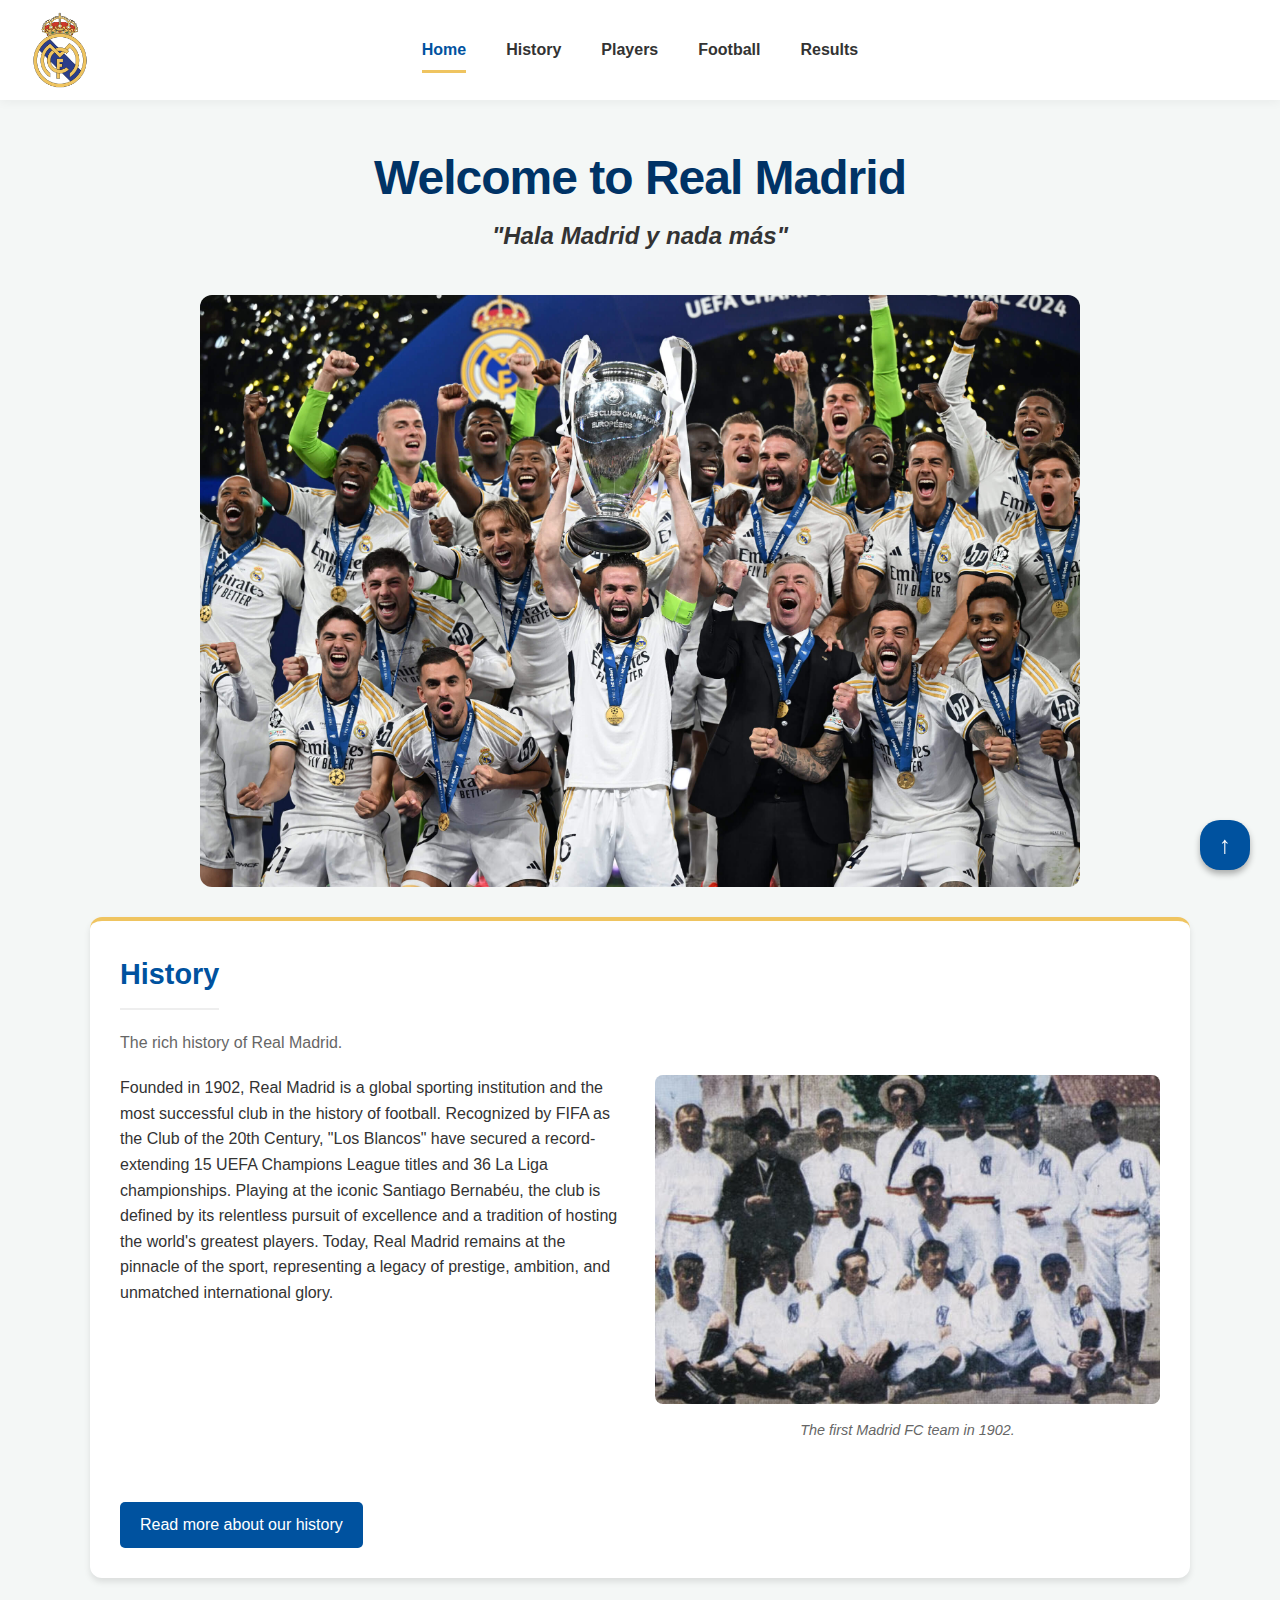
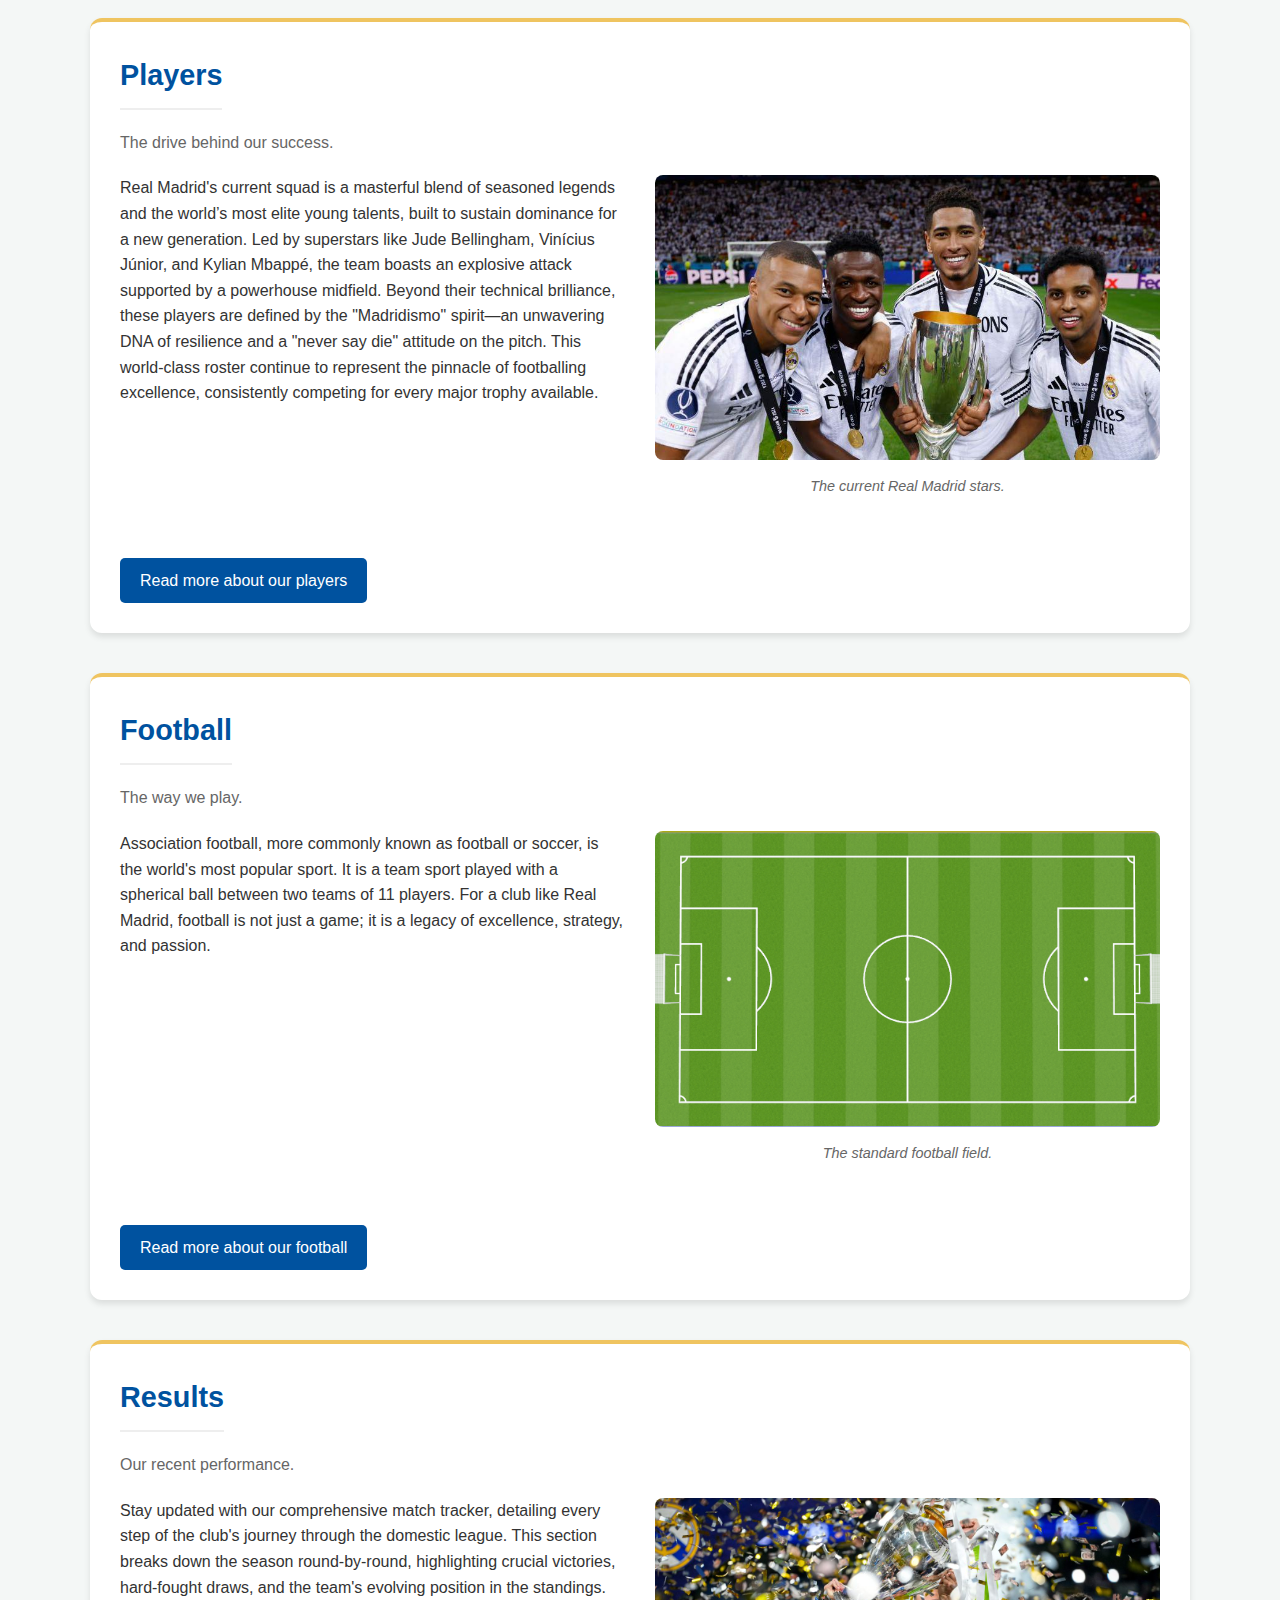
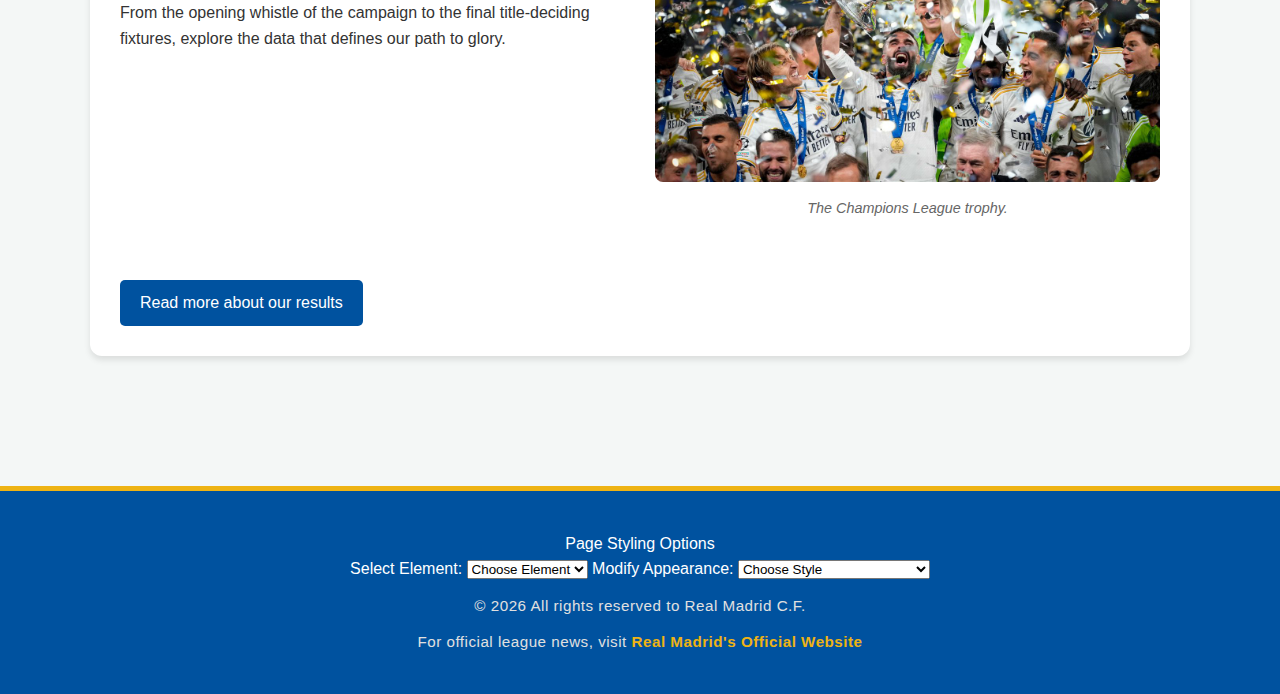
<file: index.html>
<!DOCTYPE html>
<html lang="en">
    <head>
        <link rel="stylesheet" href="style.css">
        <meta charset="UTF-8">
        <title> Real Madrid - Home </title>
        <meta name="viewport" content ="width=device-width, initial-scale=1.0">
        <meta name="description" content="Welcome to the 'official' Real Madrid website, your ultimate source for news, history, players, and results of one of the most iconic football clubs in the world.">
        <link rel="icon" type="image/x-icon" href="favicon.ico">
    </head> 
    <body id="top">
        <header class="header">
            <a href="index.html" class="header__logo-link"> <img class="header__logo" src="favicon.png" alt="Logo"></a>
            <nav class="nav">
                <a class="nav__link nav__link--active" href="index.html">Home</a>
                <a class="nav__link" href="history.html">History</a>
                <a class="nav__link" href="players.html">Players</a>
                <a class="nav__link" href="football.html">Football</a>
                <a class="nav__link" href="results.html">Results</a>
            </nav>
        </header>

        <main class="main">
            <div class="container">
                <h1 class="page-title page-title--home">Welcome to Real Madrid</h1>
                <h2 class="subtitle--home"><i>"Hala Madrid y nada más"</i></h2>
                <img src="images/index/homeimage.jpg" alt="2024 Champions League Winners" class="home-image">
                
                <section class="card"> 
                    <h2 class="section-title">History</h2>
                    <p class="section-subtitle">The rich history of Real Madrid.</p>
                    <div class="rules">
                        <div class="rules__content">
                            <p>Founded in 1902, Real Madrid is a global sporting institution and the most successful club in the history of football. Recognized by FIFA as the Club of the 20th Century, "Los Blancos" have secured a record-extending 15 UEFA Champions League titles and 36 La Liga championships. Playing at the iconic Santiago Bernabéu, the club is defined by its relentless pursuit of excellence and a tradition of hosting the world's greatest players. Today, Real Madrid remains at the pinnacle of the sport, representing a legacy of prestige, ambition, and unmatched international glory.</p>
                        </div>
                        <figure class="figure">
                            <img src="images/history/madrid_fc_first_team.jpg" alt="Original Madrid FC team" class="figure__image">
                            <figcaption class="figure__caption">The first Madrid FC team in 1902.</figcaption>
                        </figure>
                    </div>
                    <a href="history.html" class="button">Read more about our history</a>
                </section>
                
                <section class="card"> 
                    <h2 class="section-title">Players</h2>
                    <p class="section-subtitle">The drive behind our success.</p>
                    <div class="rules">
                        <div class="rules__content">
                            <p>Real Madrid's current squad is a masterful blend of seasoned legends and the world’s most elite young talents, built to sustain dominance for a new generation. Led by superstars like Jude Bellingham, Vinícius Júnior, and Kylian Mbappé, the team boasts an explosive attack supported by a powerhouse midfield. Beyond their technical brilliance, these players are defined by the "Madridismo" spirit—an unwavering DNA of resilience and a "never say die" attitude on the pitch. This world-class roster continue to represent the pinnacle of footballing excellence, consistently competing for every major trophy available.</p>
                        </div>
                        <figure class="figure">
                            <img src="images/index/playersimage.jpg" alt="Current madrid stars" class="figure__image">
                            <figcaption class="figure__caption">The current Real Madrid stars.</figcaption>
                        </figure>
                    </div>
                    <a href="players.html" class="button">Read more about our players</a>
                </section>
                
                <section class="card"> 
                    <h2 class="section-title">Football</h2>
                    <p class="section-subtitle">The way we play.</p>
                    <div class="rules">
                        <div class="rules__content">
                            <p>Association football, more commonly known as football or soccer, is the world's most popular sport. It is a team sport played with a spherical ball between two teams of 11 players. For a club like Real Madrid, football is not just a game; it is a legacy of excellence, strategy, and passion. </p>
                        </div>
                        <figure class="figure">
                            <img src="images/Football/football-field.jpg" alt="Standard football field" class="figure__image">
                            <figcaption class="figure__caption">The standard football field.</figcaption>
                        </figure>
                    </div>
                    <a href="football.html" class="button">Read more about our football</a>
                </section>
                
                <section class="card"> 
                    <h2 class="section-title">Results</h2>
                    <p class="section-subtitle">Our recent performance.</p>
                    <div class="rules">
                        <div class="rules__content">
                            <p> Stay updated with our comprehensive match tracker, detailing every step of the club's journey through the domestic league. This section breaks down the season round-by-round, highlighting crucial victories, hard-fought draws, and the team's evolving position in the standings. From the opening whistle of the campaign to the final title-deciding fixtures, explore the data that defines our path to glory.</p>
                        </div>
                        <figure class="figure">
                            <img src="images/index/champ.jpg" alt="Champions League trophy" class="figure__image">
                            <figcaption class="figure__caption">The Champions League trophy.</figcaption>
                        </figure>
                    </div>
                    <a href="results.html" class="button">Read more about our results</a>
                </section>
            </div>
        </main>
        
        <a href="#top" class="back-to-top" aria-label="Go to top"> &#8593; </a>
        
        <footer class="footer" id="mainFooter">
            <div class="footer__container" id="footerContainer">
                <div class="style-controls" id="styleControls">
                    <p class="style-controls__title">Page Styling Options</p>
                    
                    <label for="elementSelect" class="style-controls__label">Select Element:</label>
                    <select id="elementSelect" class="style-controls__select">
                        <option value="">Choose Element</option>
                    </select>

                    <label for="styleSelect" class="style-controls__label">Modify Appearance:</label>
                    <select id="styleSelect" class="style-controls__select">
                        <option value="">Choose Style</option>
                        <option value="color-red">Text Color: Red</option>
                        <option value="color-blue">Text Color: Real Madrid Blue</option>
                        <option value="size-large">Font Size: Large</option>
                        <option value="size-small">Font Size: Small</option>
                    </select>
                </div>
                <p class="footer__text">&copy; 2026 All rights reserved to Real Madrid C.F.</p>
                <p class="footer__text">For official league news, visit <a class="footer__link" href="https://www.realmadrid.com" target="_blank" rel="noopener noreferrer">Real Madrid's Official Website</a></p>
            </div>
        </footer>
        <script src="script.js"></script>
    </body>
</html>
</file>
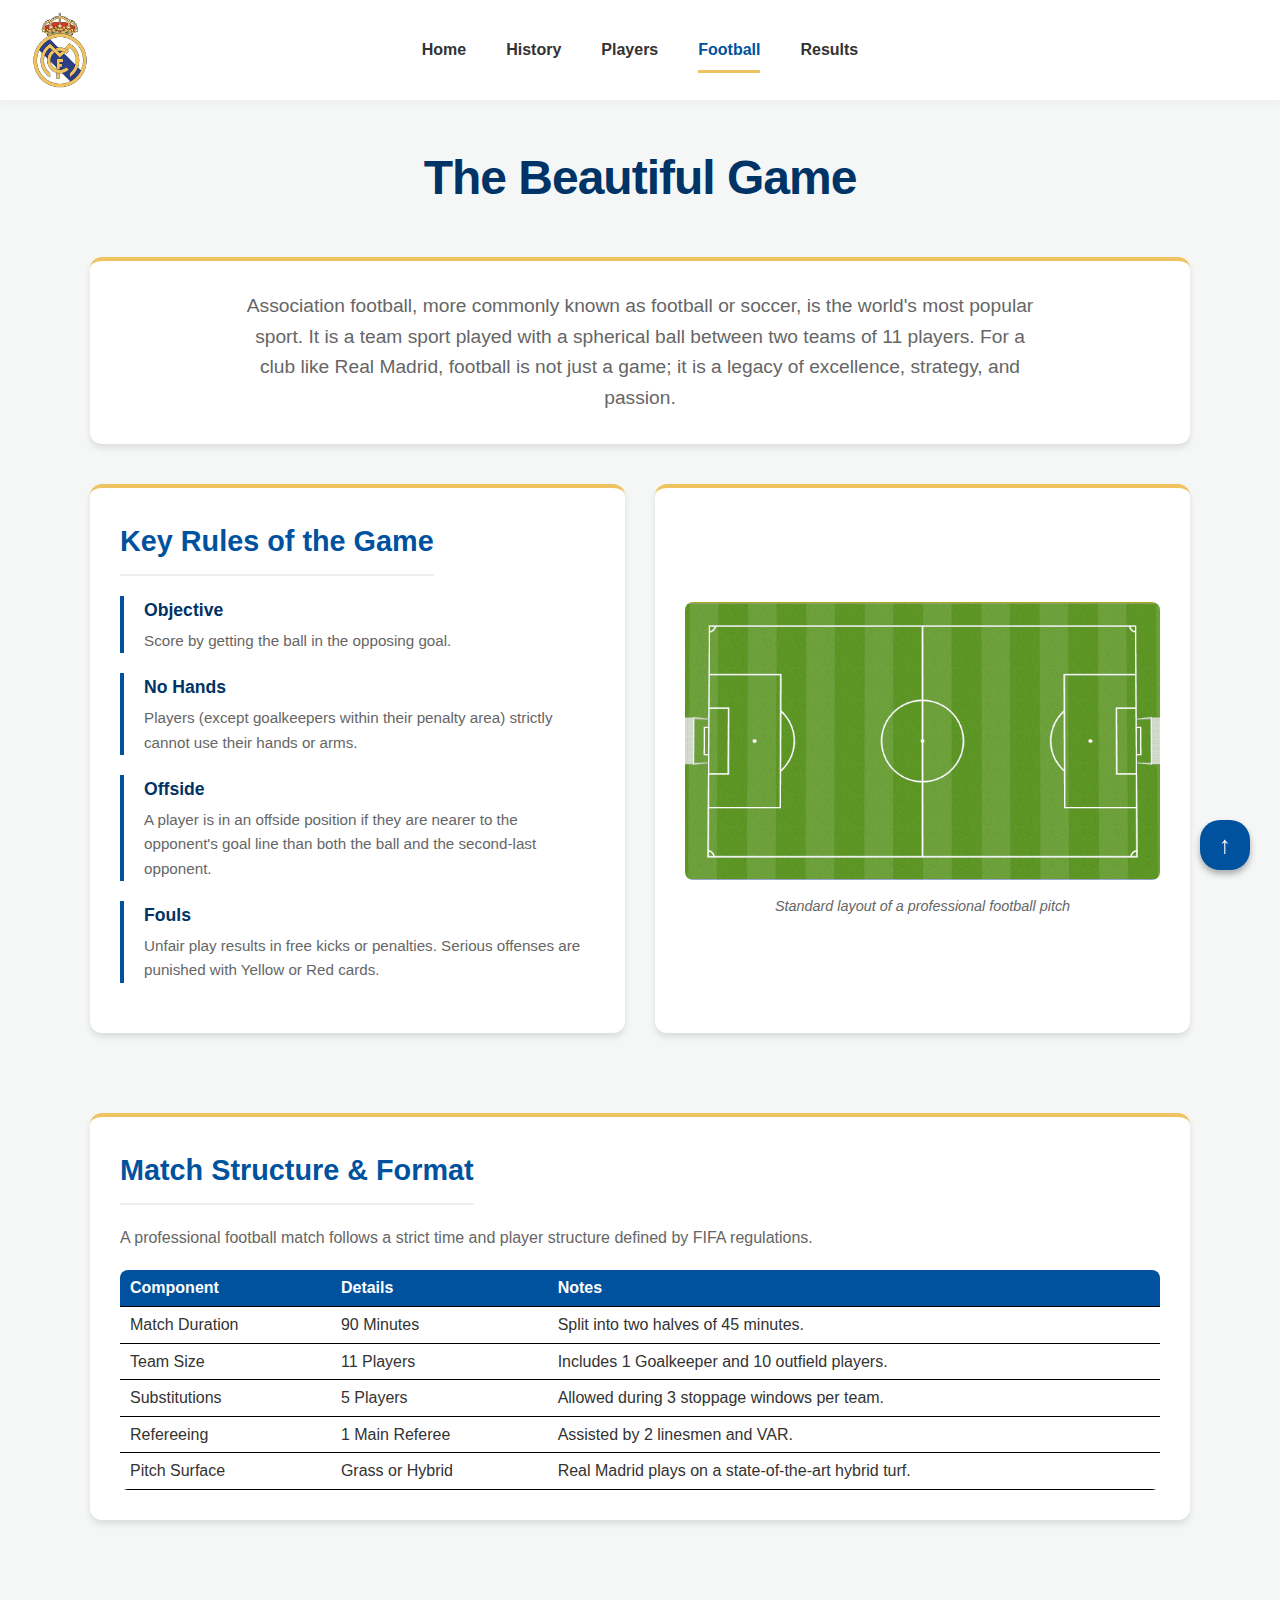
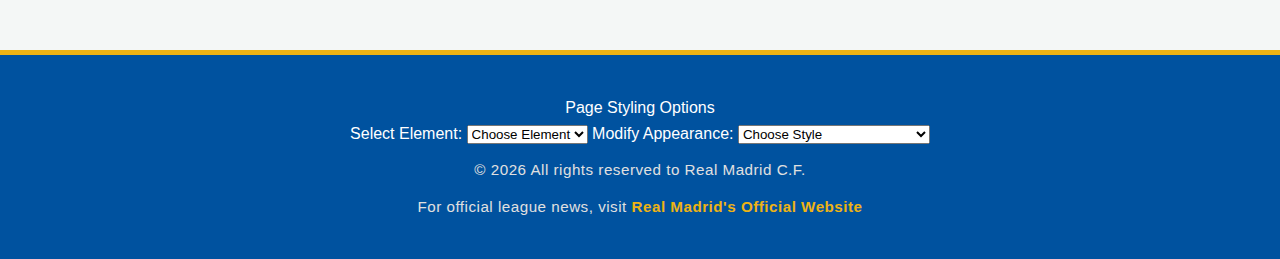
<file: football.html>
<!DOCTYPE html>
<html lang="en">
    <head>
        <link rel="stylesheet" href="style.css">
        <meta charset="UTF-8">
        <meta name="viewport" content ="width=device-width, initial-scale=1.0">
        <meta name="description" content="Overview of the current Real Madrid squad, including goalkeepers, defenders, and forwards for the 2025/2026 season.">
        <title> Real Madrid - Football</title>
        <link rel="icon" type="image/x-icon" href="favicon.ico">
    </head> 
    <body id="top">
        <header class="header">
            <a href="index.html" class="header__logo-link"> <img class="header__logo" src="favicon.png" alt="Logo"></a>
            <nav class="nav">
                <a class="nav__link" href="index.html">Home</a>
                <a class="nav__link" href="history.html">History</a>
                <a class="nav__link" href="players.html">Players</a>
                <a class="nav__link nav__link--active" href="football.html">Football</a>
                <a class="nav__link" href="results.html">Results</a>
            </nav>
        </header>

        <main class="main">
            <div class="container">
                <h1 class="page-title">The Beautiful Game</h1>
                
                <div class="card">
                    <p class="intro-text">
                        Association football, more commonly known as football or soccer, is the world's most popular sport. 
                        It is a team sport played with a spherical ball between two teams of 11 players. 
                        For a club like Real Madrid, football is not just a game; it is a legacy of excellence, strategy, and passion.
                    </p>
                </div>

                <section class="rules">
                    <div class="rules__content card">
                        <h2 class="section-title">Key Rules of the Game</h2>
                        <ul class="rules__list">
                            <li class="rules__list-item">
                                <strong class="rules__list-title">Objective</strong>
                                <p class="rules__list-text">Score by getting the ball in the opposing goal.</p>
                            </li>
                            <li class="rules__list-item">
                                <strong class="rules__list-title">No Hands</strong>
                                <p class="rules__list-text">Players (except goalkeepers within their penalty area) strictly cannot use their hands or arms.</p>
                            </li>
                            <li class="rules__list-item">
                                <strong class="rules__list-title">Offside</strong>
                                <p class="rules__list-text">A player is in an offside position if they are nearer to the opponent's goal line than both the ball and the second-last opponent.</p>
                            </li>                    
                            <li class="rules__list-item">
                                <strong class="rules__list-title">Fouls</strong>
                                <p class="rules__list-text">Unfair play results in free kicks or penalties. Serious offenses are punished with Yellow or Red cards.</p>
                            </li>
                        </ul>
                    </div>

                    <figure class="figure card">
                        <img src="images/Football/football-field.jpg" alt="Diagram of a football field" class="figure__image">
                        <figcaption class="figure__caption">Standard layout of a professional football pitch</figcaption>
                    </figure>
                </section>

                <section class="card">
                    <h2 class="section-title">Match Structure & Format</h2>
                    <p class="section-subtitle">A professional football match follows a strict time and player structure defined by FIFA regulations.</p>
                    
                    <div class="table-wrapper">
                        <table class="table">
                            <thead>
                                <tr class="table__header-row">
                                    <th class="table__header-cell">Component</th>
                                    <th class="table__header-cell">Details</th>
                                    <th class="table__header-cell">Notes</th>
                                </tr>
                            </thead>
                            <tbody>
                                <tr class="table__row">
                                    <td class="table__cell">Match Duration</td>
                                    <td class="table__cell">90 Minutes</td>
                                    <td class="table__cell">Split into two halves of 45 minutes.</td>
                                </tr>
                                <tr class="table__row">
                                    <td class="table__cell">Team Size</td>
                                    <td class="table__cell">11 Players</td>
                                    <td class="table__cell">Includes 1 Goalkeeper and 10 outfield players.</td>
                                </tr>
                                <tr class="table__row">
                                    <td class="table__cell">Substitutions</td>
                                    <td class="table__cell">5 Players</td>
                                    <td class="table__cell">Allowed during 3 stoppage windows per team.</td>
                                </tr>
                                <tr class="table__row">
                                    <td class="table__cell">Refereeing</td>
                                    <td class="table__cell">1 Main Referee</td>
                                    <td class="table__cell">Assisted by 2 linesmen and VAR.</td>
                                </tr>
                                <tr class="table__row">
                                    <td class="table__cell">Pitch Surface</td>
                                    <td class="table__cell">Grass or Hybrid</td>
                                    <td class="table__cell">Real Madrid plays on a state-of-the-art hybrid turf.</td>
                                </tr>
                            </tbody>
                        </table>
                    </div>
                </section>
            </div>
        </main>
         <a href="#top" class="back-to-top" aria-label="Go to top"> &#8593; </a>
        <footer class="footer" id="mainFooter">
            <div class="footer__container" id="footerContainer">
                <div class="style-controls" id="styleControls">
                    <p class="style-controls__title">Page Styling Options</p>
                    
                    <label for="elementSelect" class="style-controls__label">Select Element:</label>
                    <select id="elementSelect" class="style-controls__select">
                        <option value="">Choose Element</option>
                    </select>

                    <label for="styleSelect" class="style-controls__label">Modify Appearance:</label>
                    <select id="styleSelect" class="style-controls__select">
                        <option value="">Choose Style</option>
                        <option value="color-red">Text Color: Red</option>
                        <option value="color-blue">Text Color: Real Madrid Blue</option>
                        <option value="size-large">Font Size: Large</option>
                        <option value="size-small">Font Size: Small</option>
                    </select>
                </div>
                <p class="footer__text">&copy; 2026 All rights reserved to Real Madrid C.F.</p>
                <p class="footer__text">For official league news, visit <a class="footer__link" href="https://www.realmadrid.com" target="_blank" rel="noopener noreferrer">Real Madrid's Official Website</a></p>
            </div>
        </footer>
        <script src="script.js"></script>
    </body>
</html>
</file>
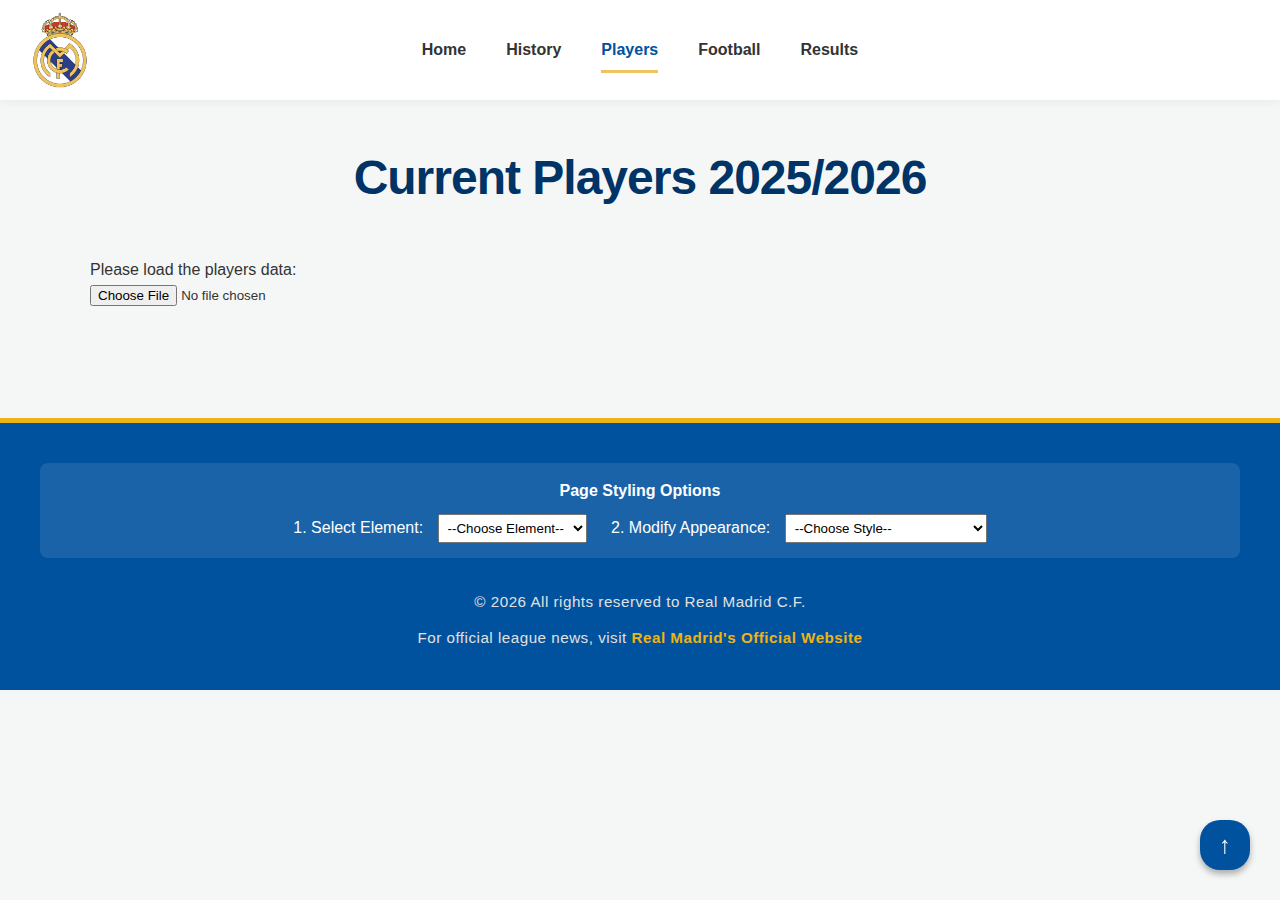
<file: players.html>
<!DOCTYPE html>
<html lang="en">
    <head>
        <link rel="stylesheet" href="style.css">
        <meta charset="UTF-8">
        <meta name="viewport" content="width=device-width, initial-scale=1.0">
        <title>Real Madrid - Players</title>
        <meta name="description" content="Overview of the current Real Madrid squad, including goalkeepers, defenders, and forwards for the 2025/2026 season.">
        <link rel="icon" type="image/x-icon" href="favicon.ico">
    </head> 
    <body id="top">
        <header class="header">
            <a href="index.html" class="header__logo-link">
                <img class="header__logo" src="favicon.png" alt="Logo">
            </a>
            <nav class="nav">
                <a class="nav__link" href="index.html">Home</a>
                <a class="nav__link" href="history.html">History</a>
                <a class="nav__link nav__link--active" href="players.html">Players</a>
                <a class="nav__link" href="football.html">Football</a>
                <a class="nav__link" href="results.html">Results</a>
            </nav>
        </header>

        <main class="main">
            <div class="container">
                <h1 class="page-title">Current Players 2025/2026</h1>

                <!-- File upload area - user picks the players.json file here -->
                <div id="upload-area" style="margin-bottom: 20px;">
                    <p>Please load the players data:</p>
                    <input type="file" id="jsonFileInput" accept=".json">
                </div>

                <!-- This is where all the player cards will appear -->
                <div id="players-container"></div>

                <a href="#top" class="back-to-top" aria-label="Go to top">&#8593;</a>
            </div>
        </main>

        <footer class="footer" id="mainFooter">
            <div class="footer__container" id="footerContainer">
                <div class="style-controls" id="styleControls" style="background: rgba(255,255,255,0.1); padding: 15px; border-radius: 8px; margin-bottom: 20px;">
                    <p style="margin-bottom: 10px; font-weight: bold;">Page Styling Options</p>
                    
                    <label for="elementSelect" style="margin-right: 10px;">1. Select Element:</label>
                    <select id="elementSelect" style="margin-right: 20px; padding: 5px;">
                        <option value="">--Choose Element--</option>
                    </select>

                    <label for="styleSelect" style="margin-right: 10px;">2. Modify Appearance:</label>
                    <select id="styleSelect" style="padding: 5px;">
                        <option value="">--Choose Style--</option>
                        <option value="color-red">Text Color: Red</option>
                        <option value="color-blue">Text Color: Real Madrid Blue</option>
                        <option value="size-large">Font Size: Large</option>
                        <option value="size-small">Font Size: Small</option>
                    </select>
                </div>
                <p class="footer__text">&copy; 2026 All rights reserved to Real Madrid C.F.</p>
                <p class="footer__text">For official league news, visit <a class="footer__link" href="https://www.realmadrid.com" target="_blank" rel="noopener noreferrer">Real Madrid's Official Website</a></p>
            </div>
        </footer>

        <script src="players.js"></script>
        <script src="script.js"></script>
    </body>
</html>
</file>
<file: style.css>
html {
    scroll-behavior: smooth;
}
* {
    box-sizing: border-box;
    margin: 0;
    padding: 0;
}
body {
    font-family: 'Montserrat', sans-serif;
    background-color:  #f4f7f6;
    color: #333333;
    line-height: 1.6;
}

/*Header*/
.header {
    background-color: #ffffff;
    box-shadow: 0 2px 10px rgba(0,0,0,0.05);
    padding: 0 20px;
    z-index: 1000;
    height: 100px;
    display: flex;
    align-items: center;
    justify-content: center;
    position: relative;
}
.header__content {
    max-width: 1200px;
    margin: 0 auto;
    padding: 0 20px;  
    height: 80px;
    display: flex;
    align-items: center;
    justify-content: center;
    position: relative;
}
.header__logo-link {
    position: absolute;
    left: 20px;
    top : 50%;
    display: flex;
    align-items: center;
    transform: translateY(-50%);
    text-decoration: none;
    gap: 15px;
}
.header__logo {
    width: 80px;
    height: auto;
    margin-right: 10px;
}
.header__brand-name {
    font-size: 22px;
    font-weight: 700;
    color: #333333;
    text-transform: uppercase;
    letter-spacing: 1px;
}

/*Navigation*/
.nav {
    display: flex;
    gap: 40px;
}
.nav__link {
    text-decoration: none;
    color: #333333;
    font-weight: 600;
    font-size: 16px;
    position: relative;
    padding: 10px 0;
    transition: color 0.3s;
}
.nav__link::after {
    content: '';
    position: absolute;
    width: 0;
    height: 3px;
    bottom: 0;
    left: 0;
    background-color: #EFC460;
    transition: width 0.3s;
}
.nav__link:hover, 
.nav__link--active {
    color: #00529F;
}
.nav__link:hover::after, 
.nav__link--active::after {
    width: 100%;
}

/*Back to top function*/
.back-to-top {
    position: fixed; 
    bottom: 30px;        
    right: 30px;         
    width: 50px; 
    height: 50px;        
    background-color: #00529F; 
    color: white;         
    border-radius: 40%; 
    text-align: center;
    line-height: 50px; 
    font-size: 24px;      
    text-decoration: none; 
    box-shadow: 0 4px 6px rgba(0,0,0,0.3);
    z-index: 1000;        
    transition: background-color 0.3s, transform 0.3s; 
}
.back-to-top:hover {
    background-color: #EFC460;
    color: #003366;            
    transform: translateY(-3px);
}

/*Layout*/
.main {
    padding: 40px 20px;
}
.container {
    max-width: 1100px; 
    margin: 0 auto;
}
.card {
    background: #ffffff;
    border-radius: 12px;
    padding: 30px;
    box-shadow: 0 4px 6px rgba(0, 0, 0, 0.1);
    margin-bottom: 40px;
    border-top: 4px solid #EFC460;
}

/*lettering*/
.page-title {
    color: #003366;
    font-size: 3rem;
    text-align: center;
    margin-bottom: 40px;
    letter-spacing: -1px;
}
.page-title--home {
    margin-bottom: 0;
}
.subtitle--home {
    text-align: center;
    margin-bottom: 40px;
}
.section-title {
    color: #00529F;
    font-size: 1.8rem;
    margin-bottom: 20px;
    border-bottom: 2px solid #eee;
    padding-bottom: 10px;
    display: inline-block;
}
.section-subtitle {
    margin-bottom: 20px;
    color: #666666;
}
.intro-text {
    font-size: 1.2rem;
    text-align: center;
    color: #666666;
    max-width: 800px;
    margin: 0 auto;
}

/*Home*/
.home-image {
    width: 80%;
    height: auto;
    border-radius: 12px;
    margin: 0 auto 30px;   
    display: block;
}

/*Buttons*/
.button {
    display: inline-block;
    margin-top: 20px;
    padding: 10px 20px;
    background-color: #00529F;
    color: white;
    text-decoration: none;
    border-radius: 5px;
    border: none;
    cursor: pointer;
}
.button:hover {
    background-color: #003366;
}

/*Figures / Media*/
.figure {
    flex: 1;
    min-width: 300px;
    display: flex;
    flex-direction: column;
    justify-content: center;
    align-items: center;
}
.figure--spaced {
    margin-bottom: 20px;
}
.figure__image {
    width: 100%;
    height: auto;
    border-radius: 8px;
    max-height: 400px;
    object-fit: cover;
}
.figure__caption {
    margin-top: 15px;
    color: #666666;
    font-style: italic;
    font-size: 0.9rem;
}

/*Rules Section*/
.rules {
    display: flex;
    flex-wrap: wrap; 
    gap: 30px;
    margin-bottom: 40px;
}
.rules__content {
    flex: 1;
    min-width: 300px;
}
.rules__list {
    list-style: none;
}
.rules__list-item {
    margin-bottom: 20px;
    padding-left: 20px;
    border-left: 4px solid #00529F;
}
.rules__list-title {
    display: block;
    color: #003366;
    font-size: 1.1rem;
    margin-bottom: 5px;
    font-weight: bold;
}
.rules__list-text {
    color: #666666;
    font-size: 0.95rem;
}

/*Players Section*/
.player-grid {
    display: flex;
    overflow-x: auto;     
    overflow-y: hidden; 
    justify-content: flex-start; 
    gap: 25px;
    margin-left: 20px;
    padding-bottom: 20px;
    scroll-behavior: smooth;
}
.player-grid::-webkit-scrollbar {
    display: none;
}
.player-grid__positions {
    color: black;
    margin-left: 20px;
    margin-bottom: 70px;
    font-size: 30px;
}
.player-card {
    background: white;
    width: 320px;
    flex: 0 0 auto;
    border-radius: 10px;
    margin: 20px 10px 30px 10px;
    overflow: hidden;
    box-shadow: 0px 4px 8px rgba(0,0,0,0.2);
    transition: transform 0.4s;
}
.player-card:hover {
    transform: scale(1.05) translateY(-5px); 
}
.player-card__image {
    width: 100%;
    height: 380px;
    object-fit: cover; 
    object-position: top;
}
.player-card__info {
    padding: 15px;
    text-align: center;
}
.player-card__name {
    margin: 10px 0;
    color: #00529F;
}
.player-card__position,
.player-card__number {
    color: #333333;
}
.player-card__link {
    display: inline-block;
    margin-top: 10px;
    padding: 8px 15px;
    background-color: #00529F;
    color: white;
    text-decoration: none;
    border-radius: 5px;
}
.player-card__link:hover {
    background-color: #003366;
}

/*Tables*/
.table-wrapper {
    overflow-x: auto; 
}
.table {
    width: 100%;
    border-collapse: separate;
    border-spacing: 0;
    border-radius: 8px;
    overflow: hidden; 
}
.table__cell, 
.table__header-cell {
    padding: 5px 10px;
    text-align: left;
    border-bottom: 1px solid black;
}
.table__header-row {
    background-color: #00529F;
    color: #ffffff;
}
.table__row:hover {
    background-color: rgba(254, 190, 16, 0.1); 
}

/*Results Table*/
.results-table {
    width: 100%;
    border-collapse: collapse;
}
.results-table th, 
.results-table td {
    border: 1px solid #000;
    padding: 1px 1px;
    text-align: center;
}
.results-table td[data-result="W"], 
.results-table td[data-position="2"], 
.results-table td[data-position="3"] {
    background-color: lightgreen;
    font-weight: bold;
}
.results-table td[data-result="L"] {
    background-color: red;
    font-weight: bold;
}
.results-table td[data-result="D"] {
    background-color: yellow;
    font-weight: bold;
}
.results-table td[data-position="1"] {
    background-color: gold;
    font-weight: bold;
}

/*Footer */
.footer {
    background-color: #00529F;
    color: #ffffff; 
    padding: 40px 20px;
    margin-top: 50px;
    border-top: 5px solid #EEB314;
}
.footer__container {
    max-width: 1200px;
    margin: 0 auto; 
    text-align: center;
    display: flex; 
    flex-direction: column;
    gap: 12px;
}
.footer__text {
    margin: 0;
    font-size: 0.95rem;
    color: #e0e0e0;
    letter-spacing: 0.5px;
}
.footer__link {
    color: #EEB314;
    text-decoration: none;
    font-weight: bold;
    transition: color 0.3s ease; 
}
.footer__link:hover,
.footer__link:focus {
    color: #ffffff;
    text-decoration: underline;
}
/*Responsive Design*/
@media screen and (max-width: 768px) {
    .header {
        flex-direction: column;
        height: auto;
        padding: 15px 10px;
    }
    .header__logo-link {
        position: static;
        transform: none;
        margin-bottom: 15px;
        justify-content: center;
    }
    .nav {
        gap: 15px;
        flex-wrap: wrap; 
        justify-content: center;
    }
    .page-title {
        font-size: 2rem; 
        margin-bottom: 25px;
    }
    .main {
        padding: 20px 10px;
    }
    .player-card {
        width: 260px;
    }
    .player-card__image {
        height: 320px;
    }
}
</file>
